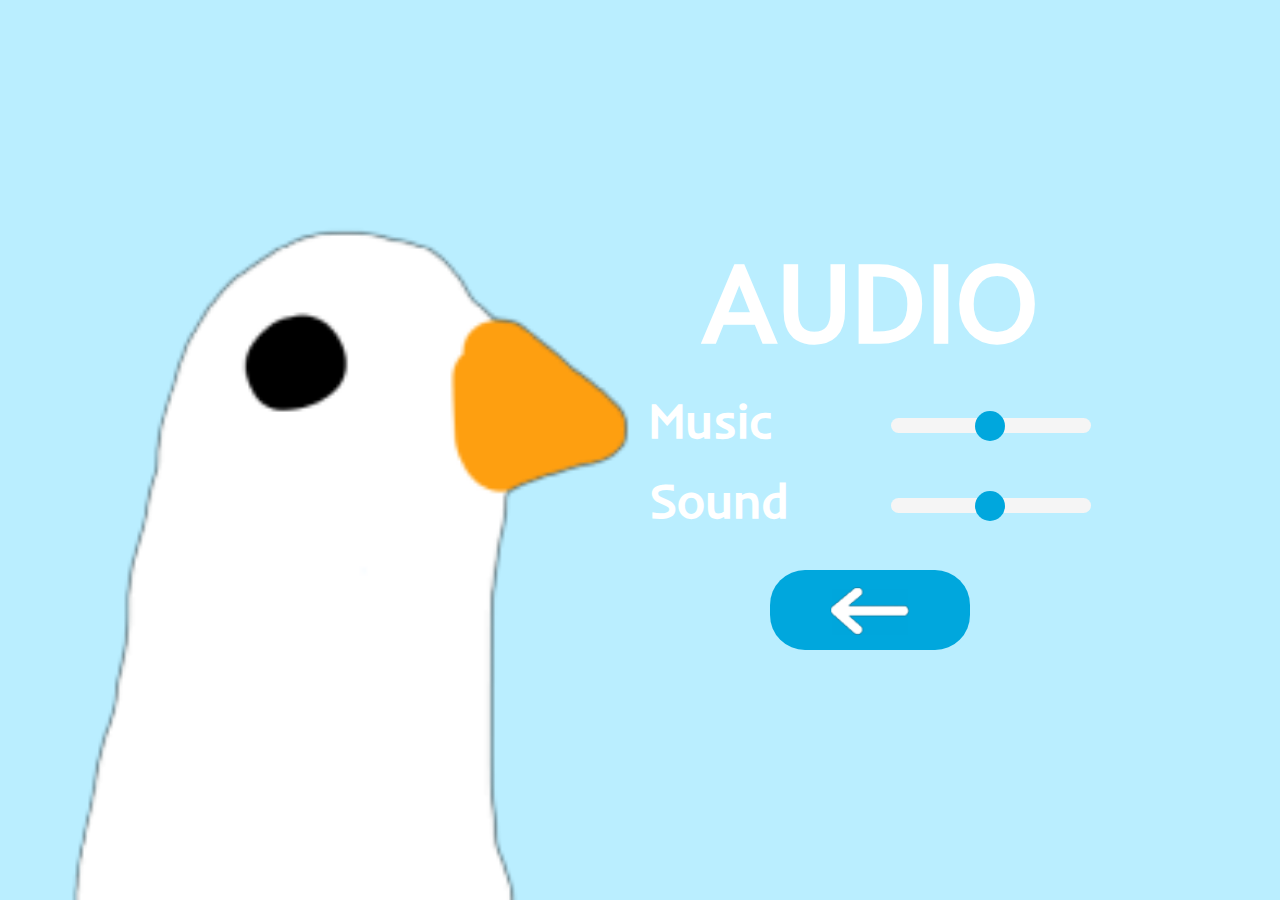
<file: audio.html>
<!DOCTYPE html>
<html lang="en">

<head>
    <meta charset="UTF-8">
    <meta http-equiv="X-UA-Compatible" content="IE=edge">
    <meta name="viewport" content="width=device-width, initial-scale=1.0">
    <link rel="stylesheet" href="audio.css">
    <link rel="stylesheet" href="https://cdnjs.cloudflare.com/ajax/libs/font-awesome/4.7.0/css/font-awesome.min.css">
    <title>GOOSES</title>
</head>

<body>

    <img class="goose" src="goose_no_background2.png">

    <div id="flex">
        <div class="placing">
            <h1 class="title">AUDIO</h1>

            <div id="two">
                <h2 class="text">Music</h2>
                <div class="slidecontainer">
                    <input type="range" min="1" max="100" value="50" class="slider" id="myRange">
                </div>
            </div>

            <div id="two">
                <h2 class="text">Sound</h2>
                <div class="slidecontainer">
                    <input type="range" min="1" max="100" value="50" class="slider" id="myRange">
                </div>
            </div>

            <a href="settings.html"><button class="back"><img class="arrow" src="arrow2.png"></button></a>
        </div>
    </div>
</body>

</html>
</file>
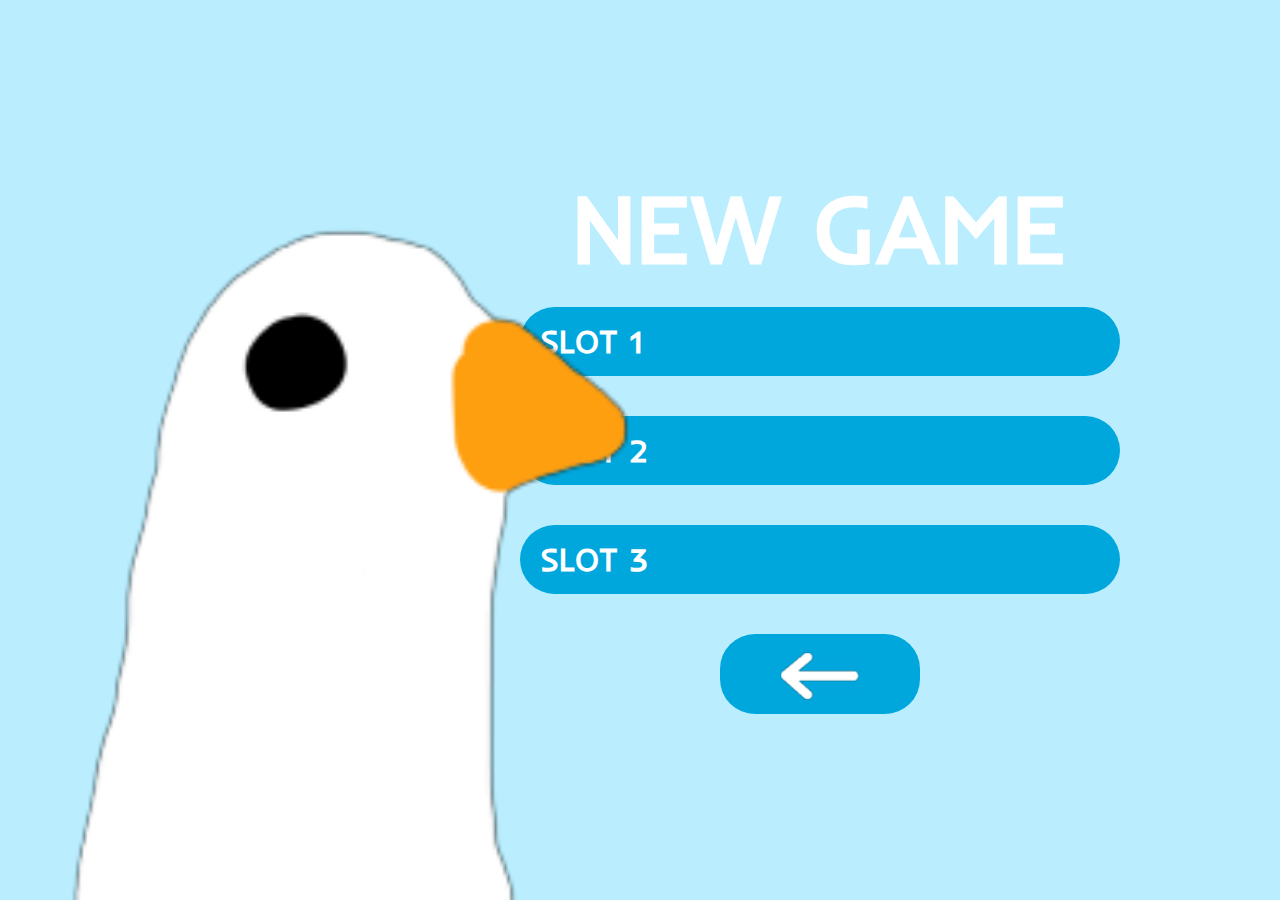
<file: newgame.html>
<head>
    <meta charset="UTF-8">
    <meta http-equiv="X-UA-Compatible" content="IE=edge">
    <meta name="viewport" content="width=device-width, initial-scale=1.0">
    <link rel="stylesheet" href="newgame.css">
    <title>GOOSES</title>

</head>

<body>

    <img class="goose" src="goose_no_background2.png">

    <div id="flex">
        <div class="placing">
            <h1 class="title">NEW GAME</h1>

            <button class="slot">SLOT 1</button>
            <button class="slot">SLOT 2</button>
            <button class="slot">SLOT 3</button>

            <a href="index.html"><button class="back"><img class="arrow" src="arrow2.png"></button></a>

        </div>
    </div>


</body>

</html>
</file>
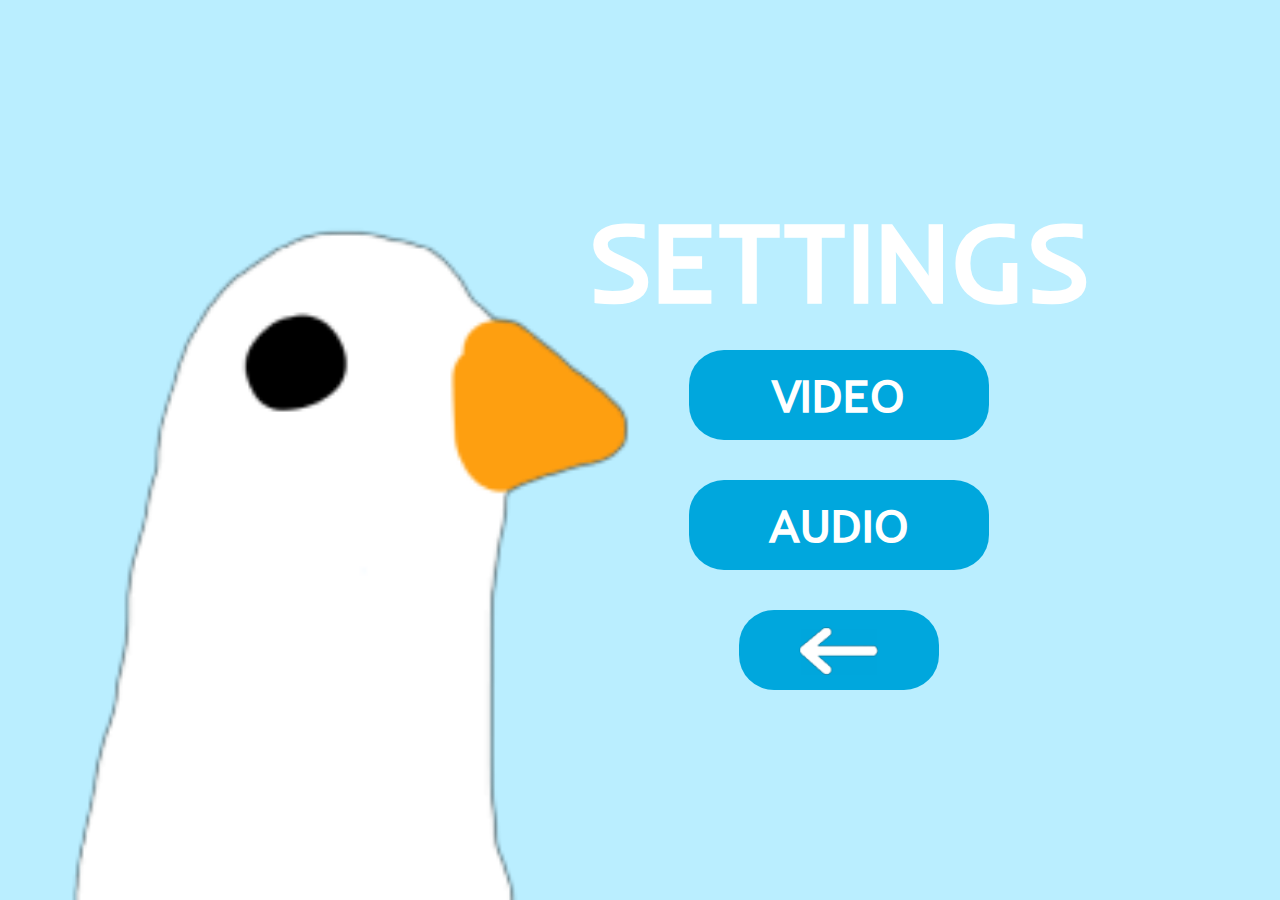
<file: settings.html>
<!DOCTYPE html>
<html lang="en">

<head>
    <meta charset="UTF-8">
    <meta http-equiv="X-UA-Compatible" content="IE=edge">
    <meta name="viewport" content="width=device-width, initial-scale=1.0">
    <link rel="stylesheet" href="settings.css">
    <link rel="stylesheet" href="https://cdnjs.cloudflare.com/ajax/libs/font-awesome/4.7.0/css/font-awesome.min.css">
    <title>GOOSES</title>
</head>

<body>

    <img class="goose" src="goose_no_background2.png">

    <div id="flex">
        <div class="placing">
            <h1 class="title">SETTINGS</h1>

            <a href="video.html"><button class="one">VIDEO</button></a>
            <a href="audio.html"><button class="one">AUDIO</button></a>

            <a href="index.html"><button class="back"><img class="arrow" src="arrow2.png"></button></a>

        </div>
    </div>
</body>

</html>
</file>
<file: audio.css>
@import url('https://fonts.googleapis.com/css2?family=Inder&display=swap');

* {
    padding: 0;
    margin: 0;
    box-sizing: border-box;
}

body {
    background-color: #BAEEFF;
}

#flex {
    display: flex;
    justify-content: flex-end;
    align-items: center;
    height: 100vh;
    margin-right: 240px;
}

.placing {
    display: flex;
    flex-direction: column;
    align-items: center;
}

.title {
    color: #fff;
    font-family: Inder, sans-serif;
    font-size: 7rem;
}

.goose {
    position: absolute;
    height: 75%;
    bottom: 0;
    margin-left: 50px;
}

#two {
    display: flex;
    justify-content: space-between;
    width: 130%;
    margin-top: 20px;
}

.text {
    color: #fff;
    font-family: Inder, sans-serif;
    font-size: 3rem;
    font-weight: 600;
}


/* ---------------------------------------------------------- */


.slidecontainer {
    margin-top: 28px;
    display: flex;
}

.slider {
    appearance: none;
    width: 200px;
    height: 15px;
    border-radius: 10px;
    background: #F5F5F5;
}

.slider::-webkit-slider-thumb {
    -webkit-appearance: none;
    appearance: none;
    width: 30px;
    height: 30px;
    border-radius: 50%;
    background: #00A7DD;
    cursor: pointer;
}

.slider::-moz-range-thumb {
    width: 30px;
    height: 30px;
    border-radius: 50%;
    background: #00A7DD;
    cursor: pointer;
}

.slider::-webkit-slider-thumb:hover {
    background-color: #04C2FF;
}


/* ---------------------------------------------------------- */


.back {
    background-color: #00A7DD;
    color: #fff;
    border: none;
    border-radius: 35px;
    margin: 20px;
    width: 200px;
    height: 80px;
    margin-top: 40px;
    cursor: pointer;
}

.back:hover {
    background-color: #05BAF4;
}

a {
    text-decoration: none;
    color: #fff;
}

.arrow {
    padding-top: 5px;
    width: 80px;
}
</file>
<file: newgame.css>
@import url('https://fonts.googleapis.com/css2?family=Inder&display=swap');

* {
    padding: 0;
    margin: 0;
    box-sizing: border-box;
}

body {
    background-color: #BAEEFF;
}

#flex {
    display: flex;
    justify-content: flex-end;
    align-items: center;
    height: 100vh;
    margin-right: 140px;
}

.placing {
    display: flex;
    flex-direction: column;
    align-items: center;
}

.title {
    color: #fff;
    font-family: Inder, sans-serif;
    font-size: 6rem;
}

.slot:hover {
    background-color: #05BAF4;
}

.slot {
    background-color: #00A7DD;
    color: #fff;
    border: none;
    border-radius: 35px;
    font-family: Inder, sans-serif;
    font-weight: 600;
    margin: 20px;
    width: 600px;
    height: 69px;
    font-size: 2rem;
    text-align: left;
    padding-left: 20px;
    cursor: pointer;
}

.goose {
    position: absolute;
    height: 75%;
    bottom: 0;
    margin-left: 50px;
}


/* ---------------------------------------------------------- */


.back {
    background-color: #00A7DD;
    color: #fff;
    border: none;
    border-radius: 35px;
    margin: 20px;
    width: 200px;
    height: 80px;
    cursor: pointer;
}

.back:hover {
    background-color: #05BAF4;
}

a {
    text-decoration: none;
    color: #fff;
}

.arrow {
    padding-top: 5px;
    width: 80px;
}
</file>
<file: settings.css>
@import url('https://fonts.googleapis.com/css2?family=Inder&display=swap');

* {
    padding: 0;
    margin: 0;
    box-sizing: border-box;
}

body {
    background-color: #BAEEFF;
}

#flex {
    display: flex;
    justify-content: flex-end;
    align-items: center;
    height: 100vh;
    margin-right: 190px;
}

.placing {
    display: flex;
    flex-direction: column;
    align-items: center;
}

.title {
    color: #fff;
    font-family: Inder, sans-serif;
    font-size: 7rem;
}

.one:hover {
    background-color: #05BAF4;
}

.one {
    background-color: #00A7DD;
    color: #fff;
    border: none;
    border-radius: 35px;
    font-family: Inder, sans-serif;
    margin: 20px;
    text-align: center;
    width: 300px;
    height: 90px;
    font-size: 2.9rem;
    font-weight: 600;
    cursor: pointer;
}

.goose {
    position: absolute;
    height: 75%;
    bottom: 0;
    margin-left: 50px;
}


/* ---------------------------------------------------------- */


.back {
    background-color: #00A7DD;
    color: #fff;
    border: none;
    border-radius: 35px;
    font-family: Inder, sans-serif;
    margin: 20px;
    text-align: center;
    width: 200px;
    height: 80px;
    cursor: pointer;
}

.back:hover {
    background-color: #05BAF4;
}

a {
    text-decoration: none;
    color: #fff;
}

.arrow {
    padding-top: 5px;
    width: 80px;
}
</file>
